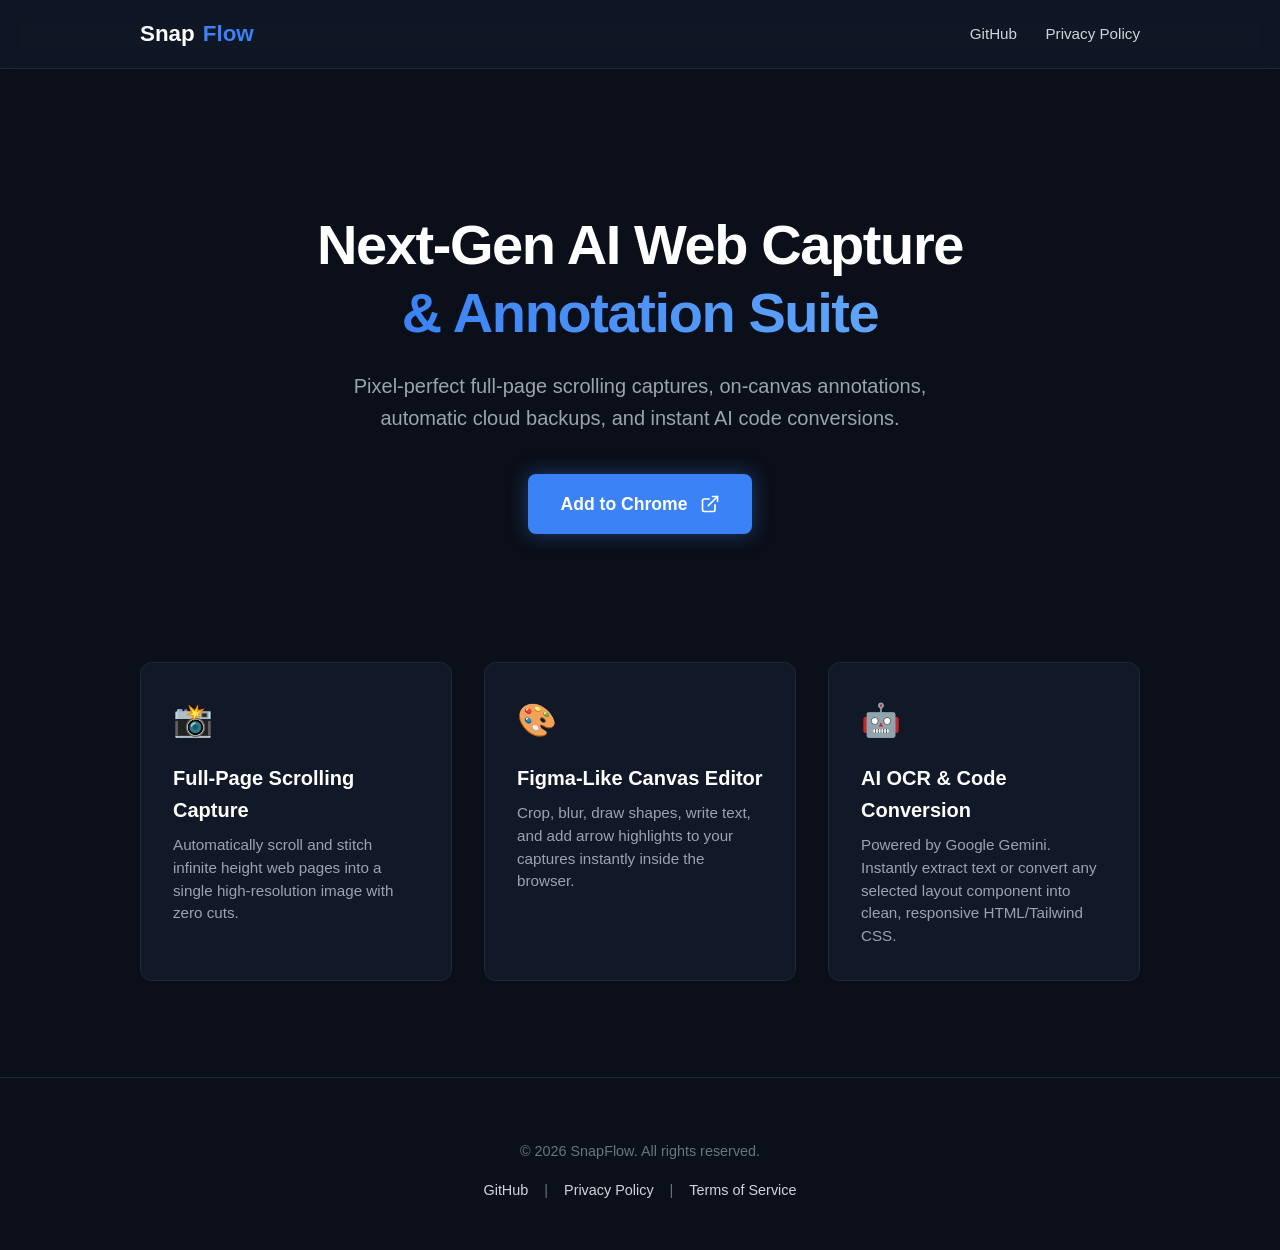
<file: index.html>
<!DOCTYPE html>
<html lang="en">
<head>
    <meta charset="UTF-8">
    <meta name="viewport" content="width=device-width, initial-scale=1.0">
    <title>SnapFlow - AI Web Capture & Developer Utility Suite</title>
    <style>
        :root {
            --bg-color: #0b0f19;
            --card-bg: #111827;
            --text-color: #d1d5db;
            --title-color: #ffffff;
            --accent-color: #3b82f6;
            --accent-hover: #2563eb;
            --border-color: #1f2937;
            --glowing-neon: #3b82f6;
        }

        body {
            font-family: -apple-system, BlinkMacSystemFont, "Segoe UI", Roboto, Helvetica, Arial, sans-serif;
            background-color: var(--bg-color);
            color: var(--text-color);
            margin: 0;
            padding: 0;
            line-height: 1.6;
        }

        /* Navbar */
        nav {
            border-bottom: 1px solid var(--border-color);
            background-color: rgba(17, 24, 39, 0.8);
            backdrop-filter: blur(10px);
            position: sticky;
            top: 0;
            z-index: 100;
        }

        .nav-container {
            max-width: 1000px;
            margin: 0 auto;
            padding: 1rem 2rem;
            display: flex;
            justify-content: space-between;
            align-items: center;
        }

        .logo {
            font-size: 1.4rem;
            font-weight: 800;
            color: var(--title-color);
            text-decoration: none;
            display: flex;
            align-items: center;
            gap: 0.5rem;
        }

        .logo span {
            color: var(--accent-color);
        }

        .nav-links a {
            color: var(--text-color);
            text-decoration: none;
            margin-left: 1.5rem;
            font-size: 0.95rem;
            transition: color 0.2s;
        }

        .nav-links a:hover {
            color: var(--accent-color);
        }

        /* Hero Section */
        .hero {
            max-width: 800px;
            margin: 0 auto;
            padding: 6rem 2rem 4rem 2rem;
            text-align: center;
        }

        .hero h1 {
            font-size: 3.5rem;
            font-weight: 800;
            color: var(--title-color);
            line-height: 1.2;
            margin-bottom: 1.5rem;
            letter-spacing: -0.025em;
        }

        .hero h1 span {
            background: linear-gradient(to right, #3b82f6, #60a5fa);
            -webkit-background-clip: text;
            -webkit-text-fill-color: transparent;
        }

        .hero p {
            font-size: 1.25rem;
            color: #9ca3af;
            margin-bottom: 2.5rem;
            max-width: 600px;
            margin-left: auto;
            margin-right: auto;
        }

        .cta-btn {
            background-color: var(--accent-color);
            color: white;
            padding: 1rem 2rem;
            border-radius: 8px;
            font-size: 1.1rem;
            font-weight: 700;
            text-decoration: none;
            box-shadow: 0 0 20px rgba(59, 130, 246, 0.4);
            transition: all 0.2s;
            display: inline-flex;
            align-items: center;
            gap: 0.75rem;
        }

        .cta-btn:hover {
            background-color: var(--accent-hover);
            transform: translateY(-2px);
            box-shadow: 0 0 30px rgba(59, 130, 246, 0.6);
        }

        /* Features Section */
        .features {
            max-width: 1000px;
            margin: 4rem auto;
            padding: 0 2rem;
            display: grid;
            grid-template-columns: repeat(auto-fit, minmax(280px, 1fr));
            gap: 2rem;
        }

        .feature-card {
            background-color: var(--card-bg);
            border: 1px solid var(--border-color);
            border-radius: 12px;
            padding: 2rem;
            transition: all 0.3s;
        }

        .feature-card:hover {
            border-color: var(--accent-color);
            transform: translateY(-4px);
        }

        .feature-icon {
            font-size: 2rem;
            margin-bottom: 1rem;
        }

        .feature-card h3 {
            color: var(--title-color);
            font-size: 1.25rem;
            margin: 0 0 0.5rem 0;
        }

        .feature-card p {
            margin: 0;
            color: #9ca3af;
            font-size: 0.95rem;
            line-height: 1.5;
        }

        /* Footer */
        footer {
            border-top: 1px solid var(--border-color);
            padding: 3rem 2rem;
            text-align: center;
            margin-top: 6rem;
            color: #6b7280;
            font-size: 0.9rem;
        }

        footer p {
            margin-bottom: 1rem;
        }

        footer a {
            color: var(--text-color);
            text-decoration: none;
            margin: 0 0.75rem;
        }

        footer a:hover {
            color: var(--accent-color);
        }
    </style>
</head>
<body>
    <nav>
        <div class="nav-container">
            <a href="#" class="logo">Snap<span>Flow</span></a>
            <div class="nav-links">
                <a href="https://github.com/Seed-il/snap-flow" target="_blank">GitHub</a>
                <a href="privacy.html">Privacy Policy</a>
            </div>
        </div>
    </nav>

    <section class="hero">
        <h1>Next-Gen AI Web Capture <br><span>& Annotation Suite</span></h1>
        <p>Pixel-perfect full-page scrolling captures, on-canvas annotations, automatic cloud backups, and instant AI code conversions.</p>
        <a href="https://chromewebstore.google.com/detail/snapflow/oohajffdkbdnmmmhjdcnbicpkcjdjiap" class="cta-btn" target="_blank">
            <span>Add to Chrome</span>
            <svg width="20" height="20" viewBox="0 0 24 24" fill="none" stroke="currentColor" stroke-width="2" stroke-linecap="round" stroke-linejoin="round">
                <path d="M18 13v6a2 2 0 0 1-2 2H5a2 2 0 0 1-2-2V8a2 2 0 0 1 2-2h6"></path>
                <polyline points="15 3 21 3 21 9"></polyline>
                <line x1="10" y1="14" x2="21" y2="3"></line>
            </svg>
        </a>
    </section>

    <section class="features">
        <div class="feature-card">
            <div class="feature-icon">📸</div>
            <h3>Full-Page Scrolling Capture</h3>
            <p>Automatically scroll and stitch infinite height web pages into a single high-resolution image with zero cuts.</p>
        </div>
        <div class="feature-card">
            <div class="feature-icon">🎨</div>
            <h3>Figma-Like Canvas Editor</h3>
            <p>Crop, blur, draw shapes, write text, and add arrow highlights to your captures instantly inside the browser.</p>
        </div>
        <div class="feature-card">
            <div class="feature-icon">🤖</div>
            <h3>AI OCR & Code Conversion</h3>
            <p>Powered by Google Gemini. Instantly extract text or convert any selected layout component into clean, responsive HTML/Tailwind CSS.</p>
        </div>
    </section>

    <footer>
        <p>&copy; 2026 SnapFlow. All rights reserved.</p>
        <div class="footer-links">
            <a href="https://github.com/Seed-il/snap-flow" target="_blank">GitHub</a> | 
            <a href="privacy.html">Privacy Policy</a> | 
            <a href="terms.html">Terms of Service</a>
        </div>
    </footer>
</body>
</html>
</file>
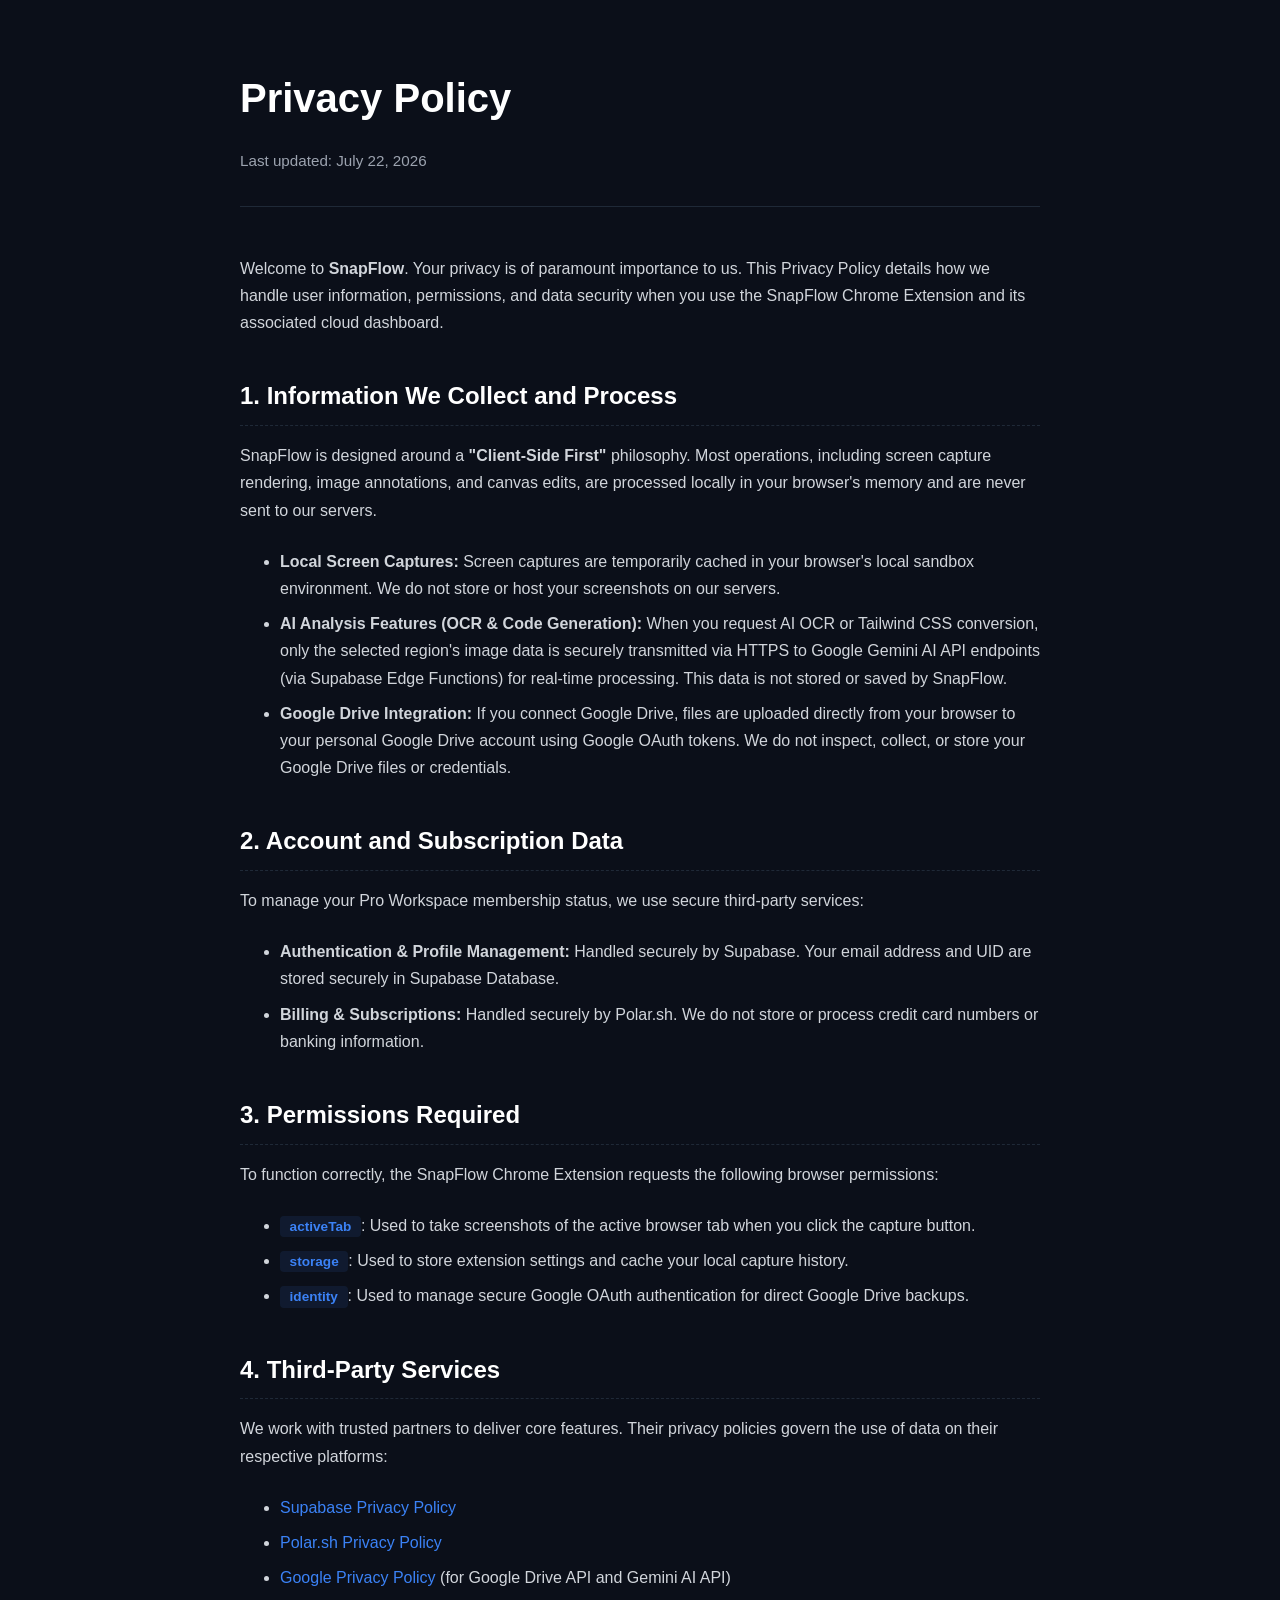
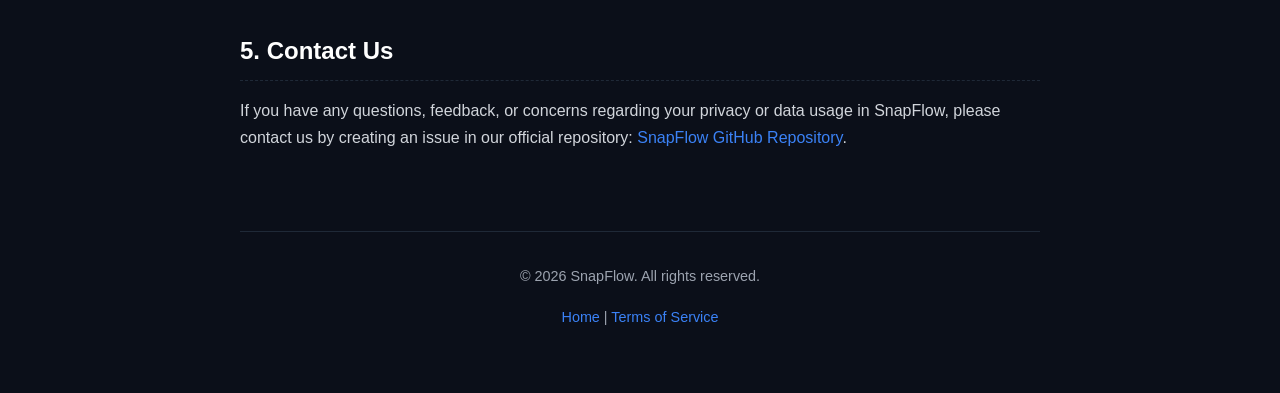
<file: privacy.html>
<!DOCTYPE html>
<html lang="en">
<head>
    <meta charset="UTF-8">
    <meta name="viewport" content="width=device-width, initial-scale=1.0">
    <title>Privacy Policy - SnapFlow</title>
    <style>
        :root {
            --bg-color: #0b0f19;
            --card-bg: #111827;
            --text-color: #d1d5db;
            --title-color: #ffffff;
            --accent-color: #3b82f6;
            --border-color: #1f2937;
            --muted-text: #9ca3af;
        }

        body {
            font-family: -apple-system, BlinkMacSystemFont, "Segoe UI", Roboto, Helvetica, Arial, sans-serif;
            background-color: var(--bg-color);
            color: var(--text-color);
            line-height: 1.7;
            margin: 0;
            padding: 0;
        }

        .container {
            max-width: 800px;
            margin: 0 auto;
            padding: 4rem 2rem;
        }

        header {
            margin-bottom: 3rem;
            border-bottom: 1px solid var(--border-color);
            padding-bottom: 2rem;
        }

        h1 {
            color: var(--title-color);
            font-size: 2.5rem;
            margin: 0 0 1rem 0;
            font-weight: 800;
        }

        .last-updated {
            color: var(--muted-text);
            font-size: 0.95rem;
        }

        h2 {
            color: var(--title-color);
            font-size: 1.5rem;
            margin-top: 2.5rem;
            margin-bottom: 1rem;
            border-bottom: 1px dashed var(--border-color);
            padding-bottom: 0.5rem;
        }

        p, ul {
            margin-bottom: 1.5rem;
        }

        li {
            margin-bottom: 0.5rem;
        }

        a {
            color: var(--accent-color);
            text-decoration: none;
            transition: color 0.2s;
        }

        a:hover {
            color: #60a5fa;
            text-decoration: underline;
        }

        .badge {
            background-color: rgba(59, 130, 246, 0.1);
            color: var(--accent-color);
            padding: 0.2rem 0.6rem;
            border-radius: 4px;
            font-size: 0.85rem;
            font-weight: 600;
        }

        footer {
            margin-top: 5rem;
            border-top: 1px solid var(--border-color);
            padding-top: 2rem;
            text-align: center;
            color: var(--muted-text);
            font-size: 0.9rem;
        }
    </style>
</head>
<body>
    <div class="container">
        <header>
            <h1>Privacy Policy</h1>
            <div class="last-updated">Last updated: July 22, 2026</div>
        </header>

        <main>
            <p>Welcome to <strong>SnapFlow</strong>. Your privacy is of paramount importance to us. This Privacy Policy details how we handle user information, permissions, and data security when you use the SnapFlow Chrome Extension and its associated cloud dashboard.</p>

            <h2>1. Information We Collect and Process</h2>
            <p>SnapFlow is designed around a <strong>"Client-Side First"</strong> philosophy. Most operations, including screen capture rendering, image annotations, and canvas edits, are processed locally in your browser's memory and are never sent to our servers.</p>
            <ul>
                <li><strong>Local Screen Captures:</strong> Screen captures are temporarily cached in your browser's local sandbox environment. We do not store or host your screenshots on our servers.</li>
                <li><strong>AI Analysis Features (OCR & Code Generation):</strong> When you request AI OCR or Tailwind CSS conversion, only the selected region's image data is securely transmitted via HTTPS to Google Gemini AI API endpoints (via Supabase Edge Functions) for real-time processing. This data is not stored or saved by SnapFlow.</li>
                <li><strong>Google Drive Integration:</strong> If you connect Google Drive, files are uploaded directly from your browser to your personal Google Drive account using Google OAuth tokens. We do not inspect, collect, or store your Google Drive files or credentials.</li>
            </ul>

            <h2>2. Account and Subscription Data</h2>
            <p>To manage your Pro Workspace membership status, we use secure third-party services:</p>
            <ul>
                <li><strong>Authentication & Profile Management:</strong> Handled securely by Supabase. Your email address and UID are stored securely in Supabase Database.</li>
                <li><strong>Billing & Subscriptions:</strong> Handled securely by Polar.sh. We do not store or process credit card numbers or banking information.</li>
            </ul>

            <h2>3. Permissions Required</h2>
            <p>To function correctly, the SnapFlow Chrome Extension requests the following browser permissions:</p>
            <ul>
                <li><span class="badge">activeTab</span>: Used to take screenshots of the active browser tab when you click the capture button.</li>
                <li><span class="badge">storage</span>: Used to store extension settings and cache your local capture history.</li>
                <li><span class="badge">identity</span>: Used to manage secure Google OAuth authentication for direct Google Drive backups.</li>
            </ul>

            <h2>4. Third-Party Services</h2>
            <p>We work with trusted partners to deliver core features. Their privacy policies govern the use of data on their respective platforms:</p>
            <ul>
                <li><a href="https://supabase.com/privacy" target="_blank" rel="noopener noreferrer">Supabase Privacy Policy</a></li>
                <li><a href="https://polar.sh/legal/privacy" target="_blank" rel="noopener noreferrer">Polar.sh Privacy Policy</a></li>
                <li><a href="https://policies.google.com/privacy" target="_blank" rel="noopener noreferrer">Google Privacy Policy</a> (for Google Drive API and Gemini AI API)</li>
            </ul>

            <h2>5. Contact Us</h2>
            <p>If you have any questions, feedback, or concerns regarding your privacy or data usage in SnapFlow, please contact us by creating an issue in our official repository: <a href="https://github.com/Seed-il/snap-flow" target="_blank" rel="noopener noreferrer">SnapFlow GitHub Repository</a>.</p>
        </main>

        <footer>
            &copy; 2026 SnapFlow. All rights reserved.
            <div style="margin-top: 1rem;">
                <a href="index.html">Home</a> | 
                <a href="terms.html">Terms of Service</a>
            </div>
        </footer>
    </div>
</body>
</html>
</file>
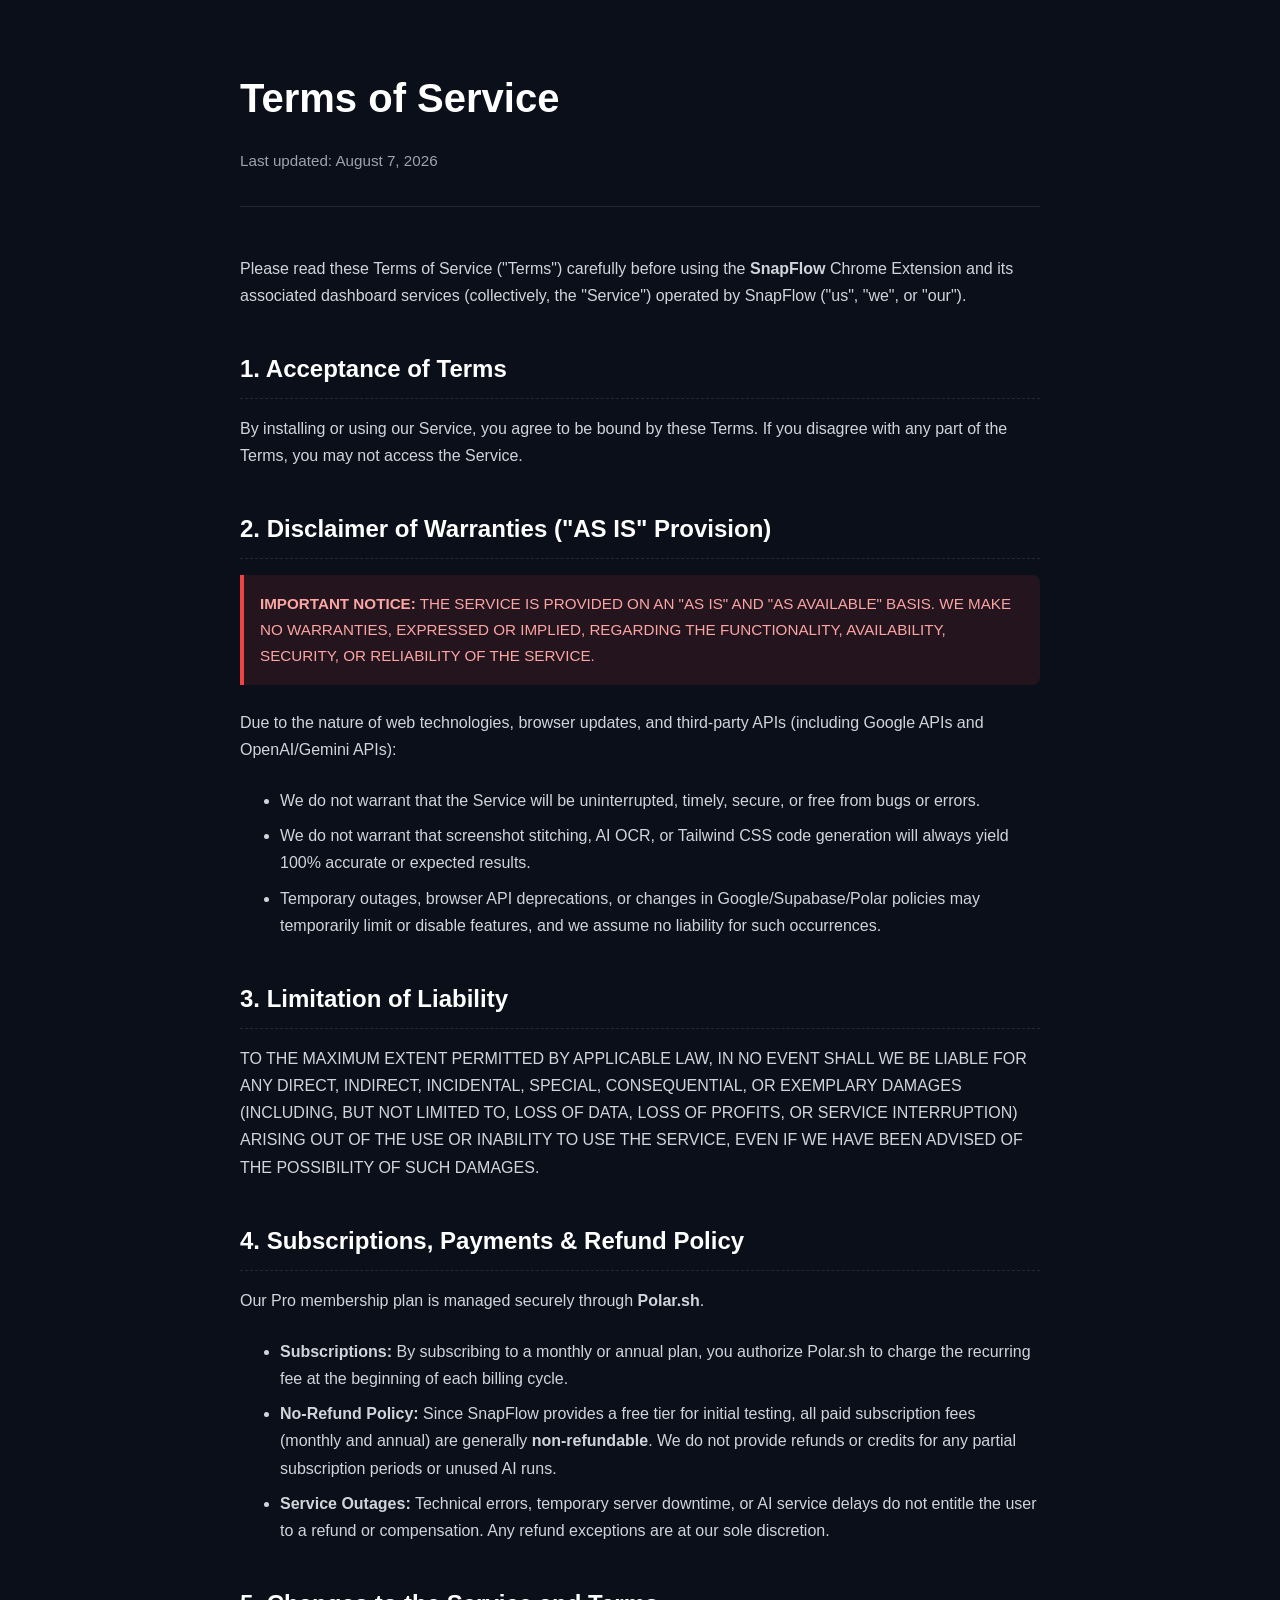
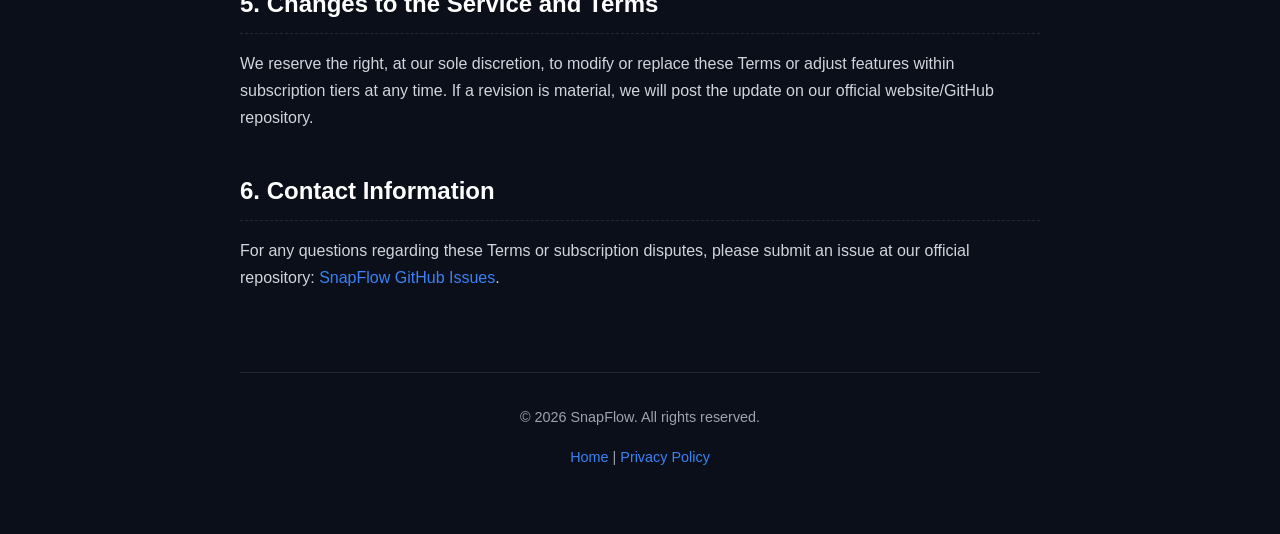
<file: terms.html>
<!DOCTYPE html>
<html lang="en">
<head>
    <meta charset="UTF-8">
    <meta name="viewport" content="width=device-width, initial-scale=1.0">
    <title>Terms of Service - SnapFlow</title>
    <style>
        :root {
            --bg-color: #0b0f19;
            --card-bg: #111827;
            --text-color: #d1d5db;
            --title-color: #ffffff;
            --accent-color: #3b82f6;
            --border-color: #1f2937;
            --muted-text: #9ca3af;
        }

        body {
            font-family: -apple-system, BlinkMacSystemFont, "Segoe UI", Roboto, Helvetica, Arial, sans-serif;
            background-color: var(--bg-color);
            color: var(--text-color);
            line-height: 1.7;
            margin: 0;
            padding: 0;
        }

        .container {
            max-width: 800px;
            margin: 0 auto;
            padding: 4rem 2rem;
        }

        header {
            margin-bottom: 3rem;
            border-bottom: 1px solid var(--border-color);
            padding-bottom: 2rem;
        }

        h1 {
            color: var(--title-color);
            font-size: 2.5rem;
            margin: 0 0 1rem 0;
            font-weight: 800;
        }

        .last-updated {
            color: var(--muted-text);
            font-size: 0.95rem;
        }

        h2 {
            color: var(--title-color);
            font-size: 1.5rem;
            margin-top: 2.5rem;
            margin-bottom: 1rem;
            border-bottom: 1px dashed var(--border-color);
            padding-bottom: 0.5rem;
        }

        p, ul {
            margin-bottom: 1.5rem;
        }

        li {
            margin-bottom: 0.5rem;
        }

        a {
            color: var(--accent-color);
            text-decoration: none;
            transition: color 0.2s;
        }

        a:hover {
            color: #60a5fa;
            text-decoration: underline;
        }

        .alert-box {
            background-color: rgba(239, 68, 68, 0.1);
            border-left: 4px solid #ef4444;
            color: #fca5a5;
            padding: 1rem;
            border-radius: 0 8px 8px 0;
            margin-bottom: 1.5rem;
            font-size: 0.95rem;
        }

        footer {
            margin-top: 5rem;
            border-top: 1px solid var(--border-color);
            padding-top: 2rem;
            text-align: center;
            color: var(--muted-text);
            font-size: 0.9rem;
        }
    </style>
</head>
<body>
    <div class="container">
        <header>
            <h1>Terms of Service</h1>
            <div class="last-updated">Last updated: August 7, 2026</div>
        </header>

        <main>
            <p>Please read these Terms of Service ("Terms") carefully before using the <strong>SnapFlow</strong> Chrome Extension and its associated dashboard services (collectively, the "Service") operated by SnapFlow ("us", "we", or "our").</p>

            <h2>1. Acceptance of Terms</h2>
            <p>By installing or using our Service, you agree to be bound by these Terms. If you disagree with any part of the Terms, you may not access the Service.</p>

            <h2>2. Disclaimer of Warranties ("AS IS" Provision)</h2>
            <div class="alert-box">
                <strong>IMPORTANT NOTICE:</strong> THE SERVICE IS PROVIDED ON AN "AS IS" AND "AS AVAILABLE" BASIS. WE MAKE NO WARRANTIES, EXPRESSED OR IMPLIED, REGARDING THE FUNCTIONALITY, AVAILABILITY, SECURITY, OR RELIABILITY OF THE SERVICE.
            </div>
            <p>Due to the nature of web technologies, browser updates, and third-party APIs (including Google APIs and OpenAI/Gemini APIs):</p>
            <ul>
                <li>We do not warrant that the Service will be uninterrupted, timely, secure, or free from bugs or errors.</li>
                <li>We do not warrant that screenshot stitching, AI OCR, or Tailwind CSS code generation will always yield 100% accurate or expected results.</li>
                <li>Temporary outages, browser API deprecations, or changes in Google/Supabase/Polar policies may temporarily limit or disable features, and we assume no liability for such occurrences.</li>
            </ul>

            <h2>3. Limitation of Liability</h2>
            <p>TO THE MAXIMUM EXTENT PERMITTED BY APPLICABLE LAW, IN NO EVENT SHALL WE BE LIABLE FOR ANY DIRECT, INDIRECT, INCIDENTAL, SPECIAL, CONSEQUENTIAL, OR EXEMPLARY DAMAGES (INCLUDING, BUT NOT LIMITED TO, LOSS OF DATA, LOSS OF PROFITS, OR SERVICE INTERRUPTION) ARISING OUT OF THE USE OR INABILITY TO USE THE SERVICE, EVEN IF WE HAVE BEEN ADVISED OF THE POSSIBILITY OF SUCH DAMAGES.</p>

            <h2>4. Subscriptions, Payments & Refund Policy</h2>
            <p>Our Pro membership plan is managed securely through <strong>Polar.sh</strong>.</p>
            <ul>
                <li><strong>Subscriptions:</strong> By subscribing to a monthly or annual plan, you authorize Polar.sh to charge the recurring fee at the beginning of each billing cycle.</li>
                <li><strong>No-Refund Policy:</strong> Since SnapFlow provides a free tier for initial testing, all paid subscription fees (monthly and annual) are generally <strong>non-refundable</strong>. We do not provide refunds or credits for any partial subscription periods or unused AI runs.</li>
                <li><strong>Service Outages:</strong> Technical errors, temporary server downtime, or AI service delays do not entitle the user to a refund or compensation. Any refund exceptions are at our sole discretion.</li>
            </ul>

            <h2>5. Changes to the Service and Terms</h2>
            <p>We reserve the right, at our sole discretion, to modify or replace these Terms or adjust features within subscription tiers at any time. If a revision is material, we will post the update on our official website/GitHub repository.</p>

            <h2>6. Contact Information</h2>
            <p>For any questions regarding these Terms or subscription disputes, please submit an issue at our official repository: <a href="https://github.com/Seed-il/snap-flow/issues" target="_blank" rel="noopener noreferrer">SnapFlow GitHub Issues</a>.</p>
        </main>

        <footer>
            &copy; 2026 SnapFlow. All rights reserved.
            <div style="margin-top: 1rem;">
                <a href="index.html">Home</a> | 
                <a href="privacy.html">Privacy Policy</a>
            </div>
        </footer>
    </div>
</body>
</html>
</file>
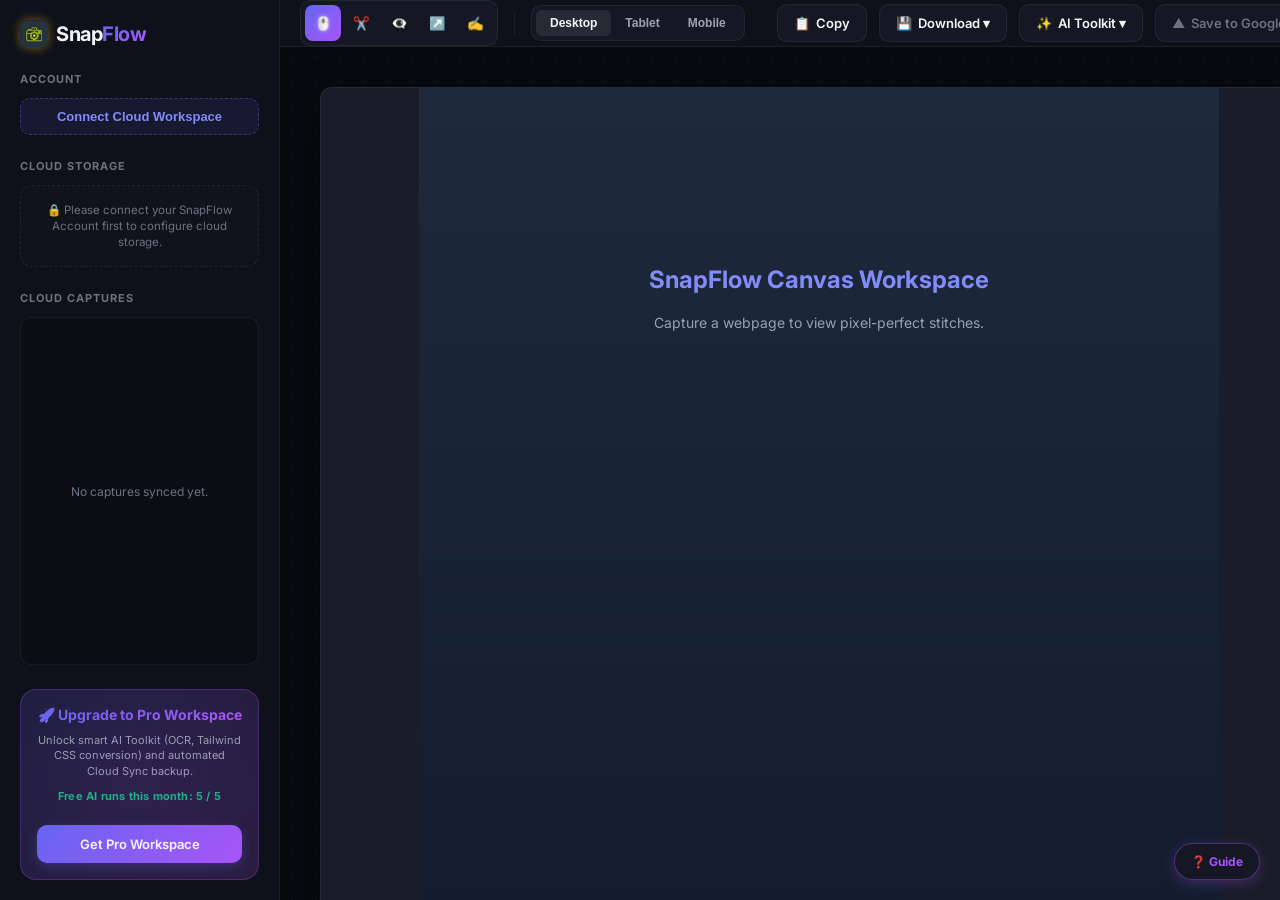
<file: extension/dashboard/dashboard.html>
<!DOCTYPE html>
<html lang="en">
<head>
  <meta charset="UTF-8">
  <meta name="viewport" content="width=device-width, initial-scale=1.0">
  <title>SnapFlow Editor & Workspace</title>
  <link href="https://fonts.googleapis.com/css2?family=Inter:wght@400;500;600;700&display=swap" rel="stylesheet">
  <link rel="stylesheet" href="dashboard.css">
</head>
<body>
  <div class="dashboard-layout">
    <!-- Sidebar -->
    <aside class="sidebar">
      <div class="sidebar-header">
        <img class="logo-img" src="../assets/icon48.png" alt="SnapFlow Logo" />
        <span class="logo-text">Snap<span class="logo-accent">Flow</span></span>
      </div>

      <!-- Account Card -->
      <div class="sidebar-section">
        <h3 class="section-title">Account</h3>
        <div id="account-card-container">
          <!-- Rendered dynamically by Antigravity -->
        </div>
      </div>

      <!-- Google Drive Connection -->
      <div class="sidebar-section">
        <h3 class="section-title">Cloud Storage</h3>
        <div id="gdrive-connection-container">
          <!-- Rendered dynamically by Antigravity -->
        </div>
      </div>

      <!-- Capture History / Cloud Sync -->
      <div class="sidebar-section flex-grow">
        <h3 class="section-title">Cloud Captures</h3>
        <div id="cloud-captures-list" class="captures-list">
          <div class="list-placeholder">No captures synced yet.</div>
        </div>
      </div>

      <!-- Upgrade banner -->
      <div id="pro-upgrade-banner" class="upgrade-banner">
        <!-- Rendered dynamically by Antigravity -->
      </div>
    </aside>

    <!-- Main Workspace -->
    <main class="workspace">
      <!-- Toolbar -->
      <header class="toolbar">
        <div class="tool-group">
          <button class="tool-btn active" data-tool="select" title="Select">
            <span class="icon">🖱️</span>
          </button>
          <button class="tool-btn" data-tool="crop" title="Crop Canvas">
            <span class="icon">✂️</span>
          </button>
          <button class="tool-btn" data-tool="blur" title="Blur Sensitive Info">
            <span class="icon">👁️‍🗨️</span>
          </button>
          <button class="tool-btn" data-tool="arrow" title="Add Arrow">
            <span class="icon">↗️</span>
          </button>
          <button class="tool-btn" data-tool="text" title="Annotate Text">
            <span class="icon">✍️</span>
          </button>
        </div>

        <div class="divider"></div>

        <div class="viewport-toggles">
          <button class="viewport-btn active" data-viewport="desktop">Desktop</button>
          <button class="viewport-btn" data-viewport="tablet">Tablet</button>
          <button class="viewport-btn" data-viewport="mobile">Mobile</button>
        </div>

        <div class="spacer"></div>

        <div class="action-group">
          <button id="btn-copy-clipboard" class="btn btn-secondary" title="Copy to Clipboard">
            <span>📋</span> Copy
          </button>
          <div class="dropdown">
            <button id="btn-download-toggle" class="btn btn-secondary" title="Download Options">
              <span>💾</span> Download ▾
            </button>
            <div id="download-dropdown-menu" class="dropdown-menu">
              <button id="btn-download-png" class="dropdown-item">PNG Image</button>
              <button id="btn-download-pdf" class="dropdown-item">PDF Document</button>
            </div>
          </div>

          <div class="dropdown">
            <button id="btn-ai-toggle" class="btn btn-secondary" title="AI Toolkit">
              <span>✨</span> AI Toolkit ▾
            </button>
            <div id="ai-dropdown-menu" class="dropdown-menu">
              <button id="btn-ai-ocr" class="dropdown-item">Extract Text (OCR)</button>
              <button id="btn-ai-tailwind" class="dropdown-item">Tailwind CSS Convert</button>
            </div>
          </div>
          <button id="btn-cloud-upload" class="btn btn-primary disabled" disabled>
            <span>▲</span> Save to Google Drive
          </button>
        </div>
      </header>

      <!-- Editing Area / Canvas container -->
      <section class="canvas-workspace">
        <div id="canvas-container" class="canvas-container desktop-view">
          <div class="loader" id="stitching-loader">Stitching capture frames...</div>
          <canvas id="stitching-canvas"></canvas>
        </div>
      </section>
    </main>
  </div>

  <!-- AI OCR Result Modal -->
  <div id="modal-ocr" class="modal-overlay">
    <div class="modal-card">
      <div class="modal-header">
        <h3>✨ AI Extract Text (OCR)</h3>
        <button id="btn-close-ocr" class="modal-close">&times;</button>
      </div>
      <div class="modal-body">
        <textarea id="ocr-result-text" readonly placeholder="Extracting text..."></textarea>
      </div>
      <div class="modal-footer">
        <button id="btn-copy-ocr" class="btn btn-primary">Copy Text</button>
      </div>
    </div>
  </div>

  <!-- AI Tailwind CSS Code Preview Modal -->
  <div id="modal-tailwind" class="modal-overlay modal-large">
    <div class="modal-card">
      <div class="modal-header">
        <h3>✨ AI Tailwind CSS Converter</h3>
        <button id="btn-close-tailwind" class="modal-close">&times;</button>
      </div>
      <div class="modal-tabs">
        <button id="tab-tailwind-preview" class="tab-btn active">Live Preview</button>
        <button id="tab-tailwind-code" class="tab-btn">Source Code</button>
      </div>
      <div class="modal-body">
        <div id="tailwind-preview-container" class="tab-content active">
          <iframe id="tailwind-preview-iframe" src="sandbox.html" sandbox="allow-scripts"></iframe>
        </div>
        <div id="tailwind-code-container" class="tab-content">
          <textarea id="tailwind-code-block" readonly placeholder="Generating code..."></textarea>
        </div>
      </div>
      <div class="modal-footer">
        <button id="btn-copy-tailwind" class="btn btn-primary">Copy Code</button>
      </div>
    </div>
  </div>

  <!-- Onboarding Tour Overlay -->
  <div id="tour-overlay-container"></div>
  <button id="btn-start-tour" class="floating-help-btn" title="Start Onboarding Tour">❓ Guide</button>

  <!-- Load Supabase UMD client globally -->
  <script src="../lib/supabase.js"></script>
  <script type="module" src="dashboard.js"></script>
</body>
</html>
</file>
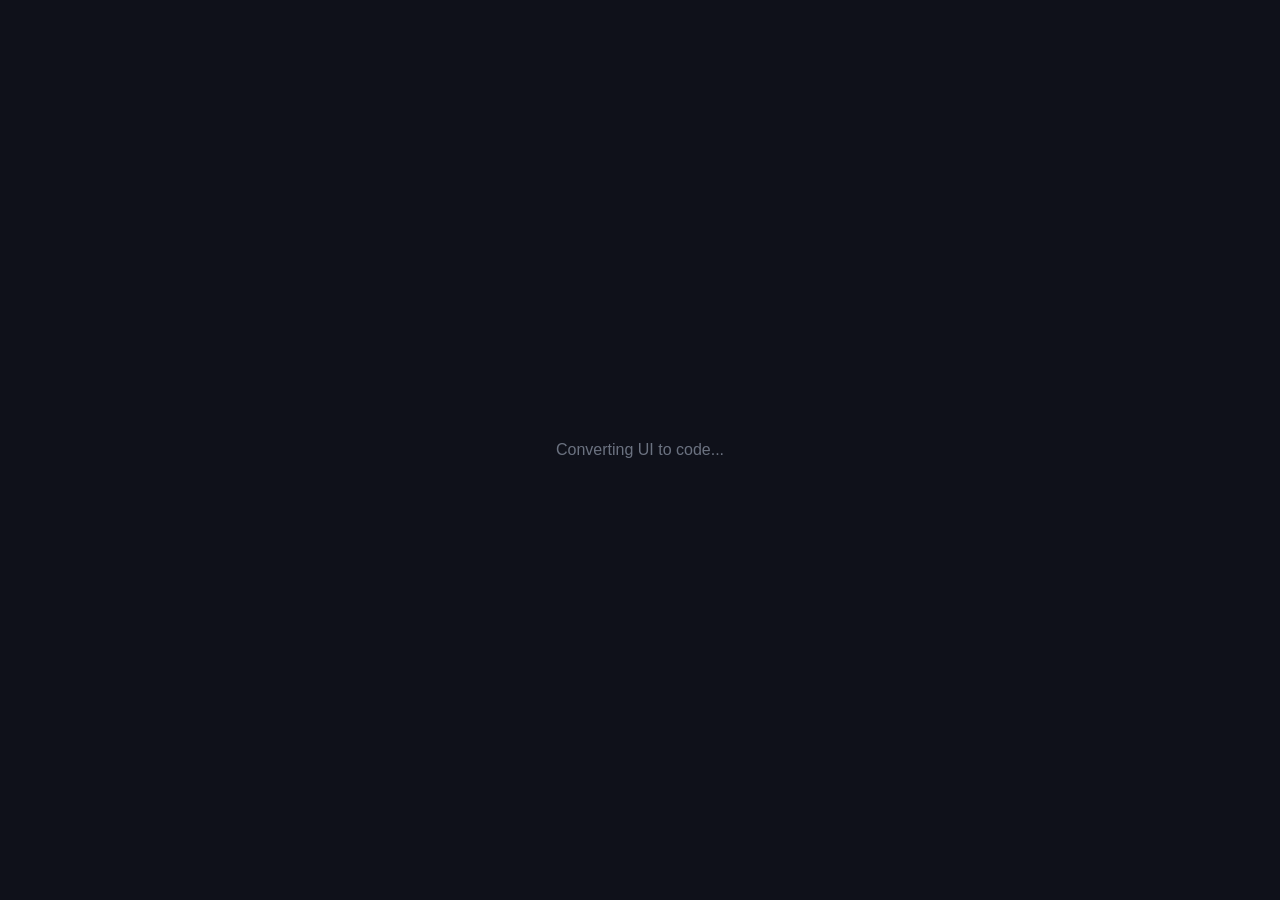
<file: extension/dashboard/sandbox.html>
<!DOCTYPE html>
<html>
<head>
  <meta charset="utf-8">
  <style>
    body {
      font-family: sans-serif;
      margin: 0;
      padding: 0;
      background-color: #0f111a;
      color: #6b7280;
    }
  </style>
</head>
<body>
  <div style="display: flex; align-items: center; justify-content: center; height: 100vh;">
    Converting UI to code...
  </div>
  <script>
    window.addEventListener('message', (event) => {
      if (event.data && event.data.type === 'render') {
        const html = event.data.html;
        document.open();
        document.write(html);
        document.close();
      }
    });
  </script>
</body>
</html>
</file>
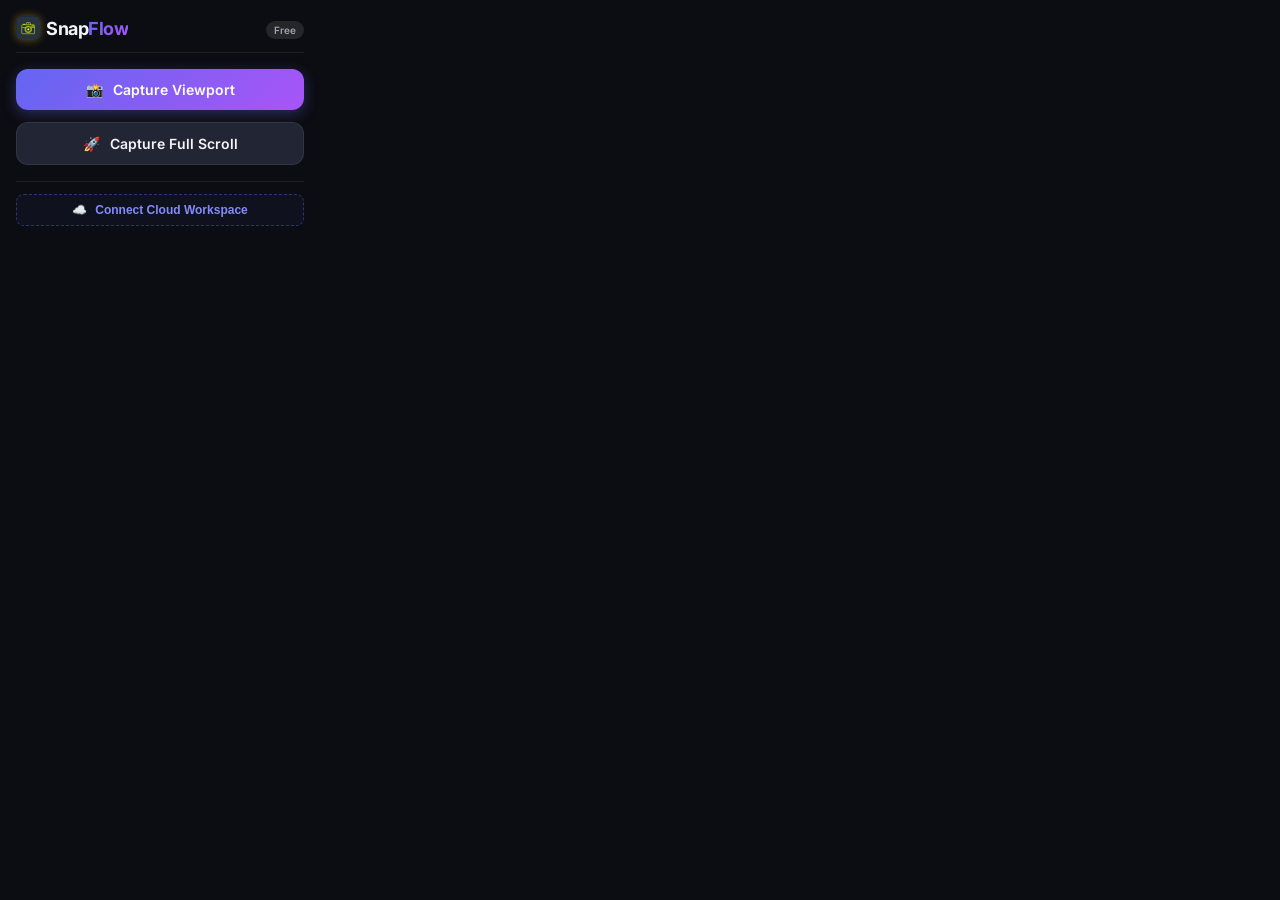
<file: extension/popup/popup.html>
<!DOCTYPE html>
<html lang="en">
<head>
  <meta charset="UTF-8">
  <meta name="viewport" content="width=device-width, initial-scale=1.0">
  <title>SnapFlow Popup</title>
  <link href="https://fonts.googleapis.com/css2?family=Inter:wght@400;500;600;700&display=swap" rel="stylesheet">
  <link rel="stylesheet" href="popup.css">
</head>
<body>
  <div class="popup-container">
    <!-- Header -->
    <header class="header">
      <div class="logo-area">
        <img class="logo-img" src="../assets/icon48.png" alt="SnapFlow Logo" />
        <span class="logo-text">Snap<span class="logo-accent">Flow</span></span>
      </div>
      <div id="premium-badge-container">
        <!-- Rendered dynamically by Antigravity -->
      </div>
    </header>

    <!-- Main Capture Panel -->
    <main class="main-panel">
      <button id="btn-capture-viewport" class="btn btn-primary">
        <span class="icon">📸</span>
        <span class="btn-text">Capture Viewport</span>
      </button>

      <button id="btn-capture-fullpage" class="btn btn-secondary">
        <span class="icon">🚀</span>
        <span class="btn-text">Capture Full Scroll</span>
      </button>
    </main>

    <!-- User & Sync Section -->
    <footer class="footer">
      <div id="user-profile-section">
        <!-- Rendered dynamically by Antigravity -->
      </div>
    </footer>
  </div>

  <!-- Custom Modal Alert inside Popup -->
  <div id="popup-alert-modal" class="popup-alert-overlay">
    <div class="popup-alert-card">
      <div class="popup-alert-header">
        <span class="popup-alert-icon">⚠️</span>
        <span id="popup-alert-title" class="popup-alert-title">System Restricted</span>
      </div>
      <div id="popup-alert-body" class="popup-alert-body">
        Chrome restricts capturing full page on system pages.
      </div>
      <button id="btn-popup-alert-ok" class="btn btn-primary btn-sm">OK</button>
    </div>
  </div>

  <!-- Load Supabase UMD client globally -->
  <script src="../lib/supabase.js"></script>
  <script type="module" src="popup.js"></script>
</body>
</html>
</file>
<file: extension/dashboard/dashboard.css>
/* SnapFlow Editor Dashboard Stylesheet (extension/dashboard/dashboard.css) */

:root {
  --bg-darker: #090a0f;
  --bg-dark: #0f111a;
  --panel-bg: #151824;
  --panel-border: rgba(255, 255, 255, 0.06);
  --text-primary: #f3f4f6;
  --text-secondary: #9ca3af;
  --text-muted: #6b7280;
  
  --primary-gradient: linear-gradient(135deg, #6366f1 0%, #a855f7 100%);
  --accent-color: #6366f1;
  --accent-glow: rgba(99, 102, 241, 0.15);
  
  --gold-gradient: linear-gradient(135deg, #f59e0b 0%, #fbbf24 100%);
  
  --danger-color: #ef4444;
  --success-color: #10b981;
}

* {
  box-sizing: border-box;
  margin: 0;
  padding: 0;
}

body {
  font-family: 'Inter', sans-serif;
  background-color: var(--bg-darker);
  color: var(--text-primary);
  height: 100vh;
  overflow-x: auto;
  overflow-y: hidden;
}

/* Custom scrollbar for body */
body::-webkit-scrollbar {
  height: 8px;
}

body::-webkit-scrollbar-track {
  background: var(--bg-darker);
}

body::-webkit-scrollbar-thumb {
  background: var(--panel-border);
  border-radius: 9999px;
}

body::-webkit-scrollbar-thumb:hover {
  background: var(--text-muted);
}

.dashboard-layout {
  display: flex;
  width: 100%;
  min-width: 1350px;
  height: 100vh;
}

/* ----------------------------------------------------
   Sidebar Elements
   ---------------------------------------------------- */
.sidebar {
  width: 280px;
  background-color: var(--bg-dark);
  border-right: 1px solid var(--panel-border);
  display: flex;
  flex-direction: column;
  padding: 20px;
  gap: 24px;
  flex-shrink: 0;
}

.sidebar-header {
  display: flex;
  align-items: center;
  gap: 8px;
}

.logo-img {
  width: 28px;
  height: 28px;
  border-radius: 8px;
  box-shadow: 0 0 10px rgba(251, 191, 36, 0.45);
}

.logo-text {
  font-size: 20px;
  font-weight: 700;
  letter-spacing: -0.5px;
}

.logo-accent {
  background: var(--primary-gradient);
  -webkit-background-clip: text;
  -webkit-text-fill-color: transparent;
}

.sidebar-section {
  display: flex;
  flex-direction: column;
  gap: 12px;
  min-height: 0;
}

.flex-grow {
  flex: 1 1 0%;
  min-height: 0;
}

.section-title {
  font-size: 11px;
  font-weight: 700;
  text-transform: uppercase;
  letter-spacing: 1px;
  color: var(--text-muted);
}

/* User Info Card */
.account-card {
  background: var(--panel-bg);
  border: 1px solid var(--panel-border);
  border-radius: 14px;
  padding: 16px;
  display: flex;
  flex-direction: column;
  gap: 12px;
}

.account-details {
  display: flex;
  flex-direction: column;
  gap: 4px;
}

.account-email {
  font-size: 13px;
  font-weight: 600;
  overflow: hidden;
  text-overflow: ellipsis;
  white-space: nowrap;
}

.account-badge {
  align-self: flex-start;
  font-size: 9px;
  font-weight: 700;
  text-transform: uppercase;
  letter-spacing: 0.5px;
  padding: 2px 8px;
  border-radius: 9999px;
}

.badge-pro {
  background: var(--gold-gradient);
  color: #000;
  box-shadow: 0 0 10px rgba(245, 158, 11, 0.25);
}

.badge-std {
  background: rgba(255, 255, 255, 0.08);
  color: var(--text-secondary);
}

.btn-signout {
  background: none;
  border: none;
  color: var(--text-muted);
  font-size: 12px;
  cursor: pointer;
  text-align: left;
  text-decoration: underline;
}

.btn-signout:hover {
  color: var(--danger-color);
}

.btn-signin {
  width: 100%;
  padding: 10px;
  border-radius: 10px;
  background: rgba(99, 102, 241, 0.1);
  color: #818cf8;
  border: 1px dashed rgba(99, 102, 241, 0.4);
  font-weight: 600;
  font-size: 13px;
  cursor: pointer;
  transition: all 0.2s;
}

.btn-signin:hover {
  background: rgba(99, 102, 241, 0.15);
  border-color: #818cf8;
}

.captures-list {
  background-color: rgba(0, 0, 0, 0.2);
  border: 1px solid var(--panel-border);
  border-radius: 12px;
  padding: 12px;
  min-height: 120px;
  display: flex;
  flex-direction: column;
  gap: 8px;
  align-items: stretch;
  overflow-y: auto;
  flex: 1 1 0%;
}

/* Custom scrollbar for captures list */
.captures-list::-webkit-scrollbar {
  width: 6px;
}

.captures-list::-webkit-scrollbar-track {
  background: transparent;
}

.captures-list::-webkit-scrollbar-thumb {
  background: var(--panel-border);
  border-radius: 9999px;
}

.captures-list::-webkit-scrollbar-thumb:hover {
  background: var(--text-muted);
}

.list-placeholder {
  font-size: 12px;
  color: var(--text-muted);
  text-align: center;
  margin: auto;
}

.capture-item {
  display: flex;
  align-items: center;
  gap: 10px;
  padding: 8px 10px;
  border-radius: 8px;
  background-color: var(--panel-bg);
  border: 1px solid var(--panel-border);
  width: 100%;
  font-size: 12px;
  cursor: pointer;
  transition: all 0.2s;
}

.capture-item:hover {
  border-color: var(--accent-color);
  background-color: rgba(99, 102, 241, 0.05);
}

.btn-delete-capture {
  background: none;
  border: none;
  color: var(--text-muted);
  cursor: pointer;
  font-size: 11px;
  padding: 4px;
  display: flex;
  align-items: center;
  border-radius: 4px;
  transition: all 0.2s;
}

.btn-delete-capture:hover {
  color: #ef4444 !important;
  background-color: rgba(239, 68, 68, 0.1) !important;
}

/* Upgrade Card */
.upgrade-banner {
  background: linear-gradient(135deg, rgba(99, 102, 241, 0.15) 0%, rgba(168, 85, 247, 0.15) 100%);
  border: 1px solid rgba(168, 85, 247, 0.3);
  border-radius: 16px;
  padding: 16px;
  display: flex;
  flex-direction: column;
  gap: 10px;
  text-align: center;
  position: relative;
  overflow: hidden;
}

.upgrade-banner::before {
  content: '';
  position: absolute;
  top: -50%;
  left: -50%;
  width: 200%;
  height: 200%;
  background: radial-gradient(circle, rgba(168, 85, 247, 0.1) 0%, transparent 70%);
  pointer-events: none;
}

.upgrade-title {
  font-size: 14px;
  font-weight: 700;
  background: var(--primary-gradient);
  -webkit-background-clip: text;
  -webkit-text-fill-color: transparent;
}

.upgrade-text {
  font-size: 11px;
  color: var(--text-secondary);
  line-height: 1.4;
}

.btn-upgrade {
  background: var(--gold-gradient);
  color: #000;
  border: none;
  border-radius: 10px;
  padding: 8px 12px;
  font-size: 12px;
  font-weight: 700;
  cursor: pointer;
  box-shadow: 0 4px 12px rgba(245, 158, 11, 0.2);
  transition: all 0.2s;
}

.btn-upgrade:hover {
  transform: translateY(-1px);
  box-shadow: 0 6px 16px rgba(245, 158, 11, 0.35);
}

/* ----------------------------------------------------
   Workspace Layout
   ---------------------------------------------------- */
.workspace {
  flex-grow: 1;
  display: flex;
  flex-direction: column;
  background-color: var(--bg-darker);
}

/* Toolbar */
.toolbar {
  height: 64px;
  background-color: var(--bg-dark);
  border-bottom: 1px solid var(--panel-border);
  display: flex;
  align-items: center;
  padding: 0 20px;
  gap: 16px;
}

.tool-group {
  display: flex;
  align-items: center;
  background-color: var(--panel-bg);
  border: 1px solid var(--panel-border);
  border-radius: 10px;
  padding: 4px;
  gap: 2px;
}

.tool-btn {
  background: none;
  border: none;
  width: 36px;
  height: 36px;
  display: flex;
  align-items: center;
  justify-content: center;
  border-radius: 8px;
  cursor: pointer;
  transition: all 0.2s;
}

.tool-btn:hover {
  background-color: rgba(255, 255, 255, 0.05);
}

.tool-btn.active {
  background: var(--primary-gradient);
}

.tool-btn.active .icon {
  filter: drop-shadow(0 0 2px rgba(255, 255, 255, 0.6));
}

.divider {
  width: 1px;
  height: 24px;
  background-color: var(--panel-border);
}

.viewport-toggles {
  display: flex;
  background-color: var(--panel-bg);
  border: 1px solid var(--panel-border);
  border-radius: 10px;
  padding: 4px;
}

.viewport-btn {
  background: none;
  border: none;
  padding: 6px 14px;
  border-radius: 6px;
  color: var(--text-secondary);
  font-size: 12px;
  font-weight: 600;
  cursor: pointer;
  transition: all 0.2s;
}

.viewport-btn.active {
  background-color: rgba(255, 255, 255, 0.08);
  color: var(--text-primary);
}

.spacer {
  flex-grow: 1;
}

.action-group {
  display: flex;
  gap: 12px;
}

.btn {
  height: 38px;
  padding: 0 16px;
  display: inline-flex;
  align-items: center;
  justify-content: center;
  gap: 6px;
  border-radius: 10px;
  font-family: inherit;
  font-size: 13px;
  font-weight: 600;
  cursor: pointer;
  border: none;
  transition: all 0.2s;
  white-space: nowrap;
  box-sizing: border-box;
}

.btn-primary {
  background: var(--primary-gradient);
  color: white;
  box-shadow: 0 4px 12px rgba(99, 102, 241, 0.25);
}

.btn-primary:hover:not(:disabled) {
  transform: translateY(-1px);
  box-shadow: 0 6px 18px rgba(99, 102, 241, 0.4);
}

.btn-primary.disabled,
.btn-primary:disabled {
  background: var(--panel-bg);
  border: 1px solid var(--panel-border);
  color: var(--text-muted);
  box-shadow: none;
  cursor: not-allowed;
}

.btn-secondary {
  background-color: var(--panel-bg);
  border: 1px solid var(--panel-border);
  color: var(--text-primary);
}

.btn-secondary:hover {
  background-color: rgba(255, 255, 255, 0.04);
  border-color: rgba(255, 255, 255, 0.15);
}

/* Canvas Workspace */
.canvas-workspace {
  flex-grow: 1;
  overflow: auto;
  padding: 40px;
  display: flex;
  justify-content: center;
  align-items: flex-start;
  background-image: radial-gradient(rgba(255, 255, 255, 0.03) 1.5px, transparent 1.5px);
  background-size: 24px 24px;
}

.canvas-container {
  background-color: #1a1c29;
  border: 1px solid var(--panel-border);
  border-radius: 12px;
  box-shadow: 0 12px 40px rgba(0, 0, 0, 0.4);
  transition: max-width 0.3s ease;
  min-height: 400px;
  display: flex;
  flex-direction: column;
  justify-content: center;
  align-items: center;
  overflow: hidden;
  position: relative;
}

.desktop-view {
  width: 100%;
  max-width: 1280px;
}

.tablet-view {
  width: 768px;
}

.mobile-view {
  width: 375px;
}

#stitching-canvas {
  max-width: 100%;
  height: auto;
  display: block;
}

.loader {
  font-size: 14px;
  color: var(--text-secondary);
  display: flex;
  flex-direction: column;
  align-items: center;
  gap: 12px;
}

.loader::before {
  content: '';
  width: 24px;
  height: 24px;
  border: 3px solid var(--panel-border);
  border-top-color: var(--accent-color);
  border-radius: 50%;
  animation: spin 1s infinite linear;
}

@keyframes spin {
  to { transform: rotate(360deg); }
}

/* ----------------------------------------------------
   Dropdown Menu
   ---------------------------------------------------- */
.dropdown {
  position: relative;
  display: inline-block;
}

.dropdown-menu {
  display: none;
  position: absolute;
  right: 0;
  top: calc(100% + 6px);
  background-color: var(--panel-bg);
  border: 1px solid var(--panel-border);
  border-radius: 10px;
  min-width: 140px;
  box-shadow: 0 8px 24px rgba(0, 0, 0, 0.4);
  z-index: 1001;
  padding: 6px;
  flex-direction: column;
  gap: 4px;
}

.dropdown-menu.show {
  display: flex;
}

.dropdown-item {
  background: none;
  border: none;
  color: var(--text-primary);
  padding: 8px 12px;
  text-align: left;
  font-family: inherit;
  font-size: 13px;
  font-weight: 500;
  border-radius: 6px;
  cursor: pointer;
  width: 100%;
  transition: background-color 0.2s;
}

.dropdown-item:hover {
  background-color: rgba(255, 255, 255, 0.05);
  color: var(--accent-color);
}

/* ----------------------------------------------------
   Onboarding Tour Guide Styles
   ---------------------------------------------------- */

/* Floating Help Button */
.floating-help-btn {
  position: fixed;
  bottom: 20px;
  right: 20px;
  background-color: var(--panel-bg);
  border: 1px solid rgba(168, 85, 247, 0.4);
  color: #a855f7;
  padding: 10px 16px;
  border-radius: 9999px;
  font-family: inherit;
  font-size: 12px;
  font-weight: 700;
  cursor: pointer;
  z-index: 1500;
  box-shadow: 0 4px 14px rgba(168, 85, 247, 0.25);
  transition: all 0.25s ease;
  display: flex;
  align-items: center;
  gap: 6px;
}

.floating-help-btn:hover {
  transform: translateY(-2px);
  border-color: #a855f7;
  box-shadow: 0 6px 20px rgba(168, 85, 247, 0.45);
}

/* Dimming Backdrop Overlay */
.tour-overlay {
  position: fixed;
  top: 0;
  left: 0;
  right: 0;
  bottom: 0;
  background-color: rgba(0, 0, 0, 0.55);
  z-index: 2000;
  pointer-events: auto;
}

/* Speech Bubble (Callout) */
.tour-bubble {
  position: absolute;
  background-color: var(--panel-bg);
  border: 1.5px solid var(--accent-color);
  border-radius: 14px;
  padding: 16px;
  width: 280px;
  box-shadow: 0 12px 40px rgba(0, 0, 0, 0.7);
  z-index: 2001;
  display: flex;
  flex-direction: column;
  gap: 10px;
  color: var(--text-primary);
  pointer-events: auto;
  transition: transform 0.2s ease, opacity 0.2s ease;
}

.tour-bubble-title {
  font-size: 13px;
  font-weight: 700;
  color: #818cf8;
  text-transform: uppercase;
  letter-spacing: 0.5px;
}

.tour-bubble-text {
  font-size: 12px;
  line-height: 1.5;
  color: var(--text-secondary);
}

.tour-bubble-actions {
  display: flex;
  justify-content: space-between;
  align-items: center;
  margin-top: 6px;
}

.tour-btn-skip {
  background: none;
  border: none;
  color: var(--text-muted);
  font-size: 11px;
  cursor: pointer;
  text-decoration: underline;
  padding: 0;
}

.tour-btn-skip:hover {
  color: var(--text-secondary);
}

.tour-btn-next {
  background: var(--primary-gradient);
  color: white;
  border: none;
  border-radius: 6px;
  padding: 5px 12px;
  font-size: 11px;
  font-weight: 600;
  cursor: pointer;
  box-shadow: 0 2px 8px rgba(99, 102, 241, 0.3);
}

.tour-btn-next:hover {
  box-shadow: 0 4px 12px rgba(99, 102, 241, 0.5);
}

/* Bubble Pointer Arrows */
.tour-bubble::after {
  content: "";
  position: absolute;
  border-width: 8px;
  border-style: solid;
}

/* Arrow Top (Points UP, positioned at the top center of bubble) */
.tour-bubble.arrow-top::after {
  bottom: 100%;
  left: 50%;
  transform: translateX(-50%);
  border-color: transparent transparent var(--accent-color) transparent;
}

/* Arrow Bottom (Points DOWN, positioned at the bottom center of bubble) */
.tour-bubble.arrow-bottom::after {
  top: 100%;
  left: 50%;
  transform: translateX(-50%);
  border-color: var(--accent-color) transparent transparent transparent;
}

/* Arrow Left (Points LEFT, positioned at the left center of bubble) */
.tour-bubble.arrow-left::after {
  right: 100%;
  top: 50%;
  transform: translateY(-50%);
  border-color: transparent var(--accent-color) transparent transparent;
}

/* Arrow Right (Points RIGHT, positioned at the right center of bubble) */
.tour-bubble.arrow-right::after {
  left: 100%;
  top: 50%;
  transform: translateY(-50%);
  border-color: transparent transparent transparent var(--accent-color);
}

/* AI Tool overlays and Modals */
.modal-overlay {
  position: fixed;
  top: 0;
  left: 0;
  width: 100vw;
  height: 100vh;
  background-color: rgba(0, 0, 0, 0.65);
  backdrop-filter: blur(8px);
  display: flex;
  align-items: center;
  justify-content: center;
  z-index: 2000;
  opacity: 0;
  pointer-events: none;
  transition: opacity 0.25s ease;
}

.modal-overlay.active {
  opacity: 1;
  pointer-events: auto;
}

.modal-card {
  width: 90%;
  max-width: 550px;
  background: var(--bg-dark);
  border: 1px solid var(--panel-border);
  border-radius: 16px;
  box-shadow: 0 20px 40px rgba(0, 0, 0, 0.5), 0 0 20px rgba(99, 102, 241, 0.1);
  display: flex;
  flex-direction: column;
  overflow: hidden;
  animation: modalScaleUp 0.3s cubic-bezier(0.34, 1.56, 0.64, 1);
}

.modal-large .modal-card {
  max-width: 850px;
  height: 80vh;
}

@keyframes modalScaleUp {
  from {
    transform: scale(0.9) translateY(10px);
  }
  to {
    transform: scale(1) translateY(0);
  }
}

.modal-header {
  padding: 16px 20px;
  border-bottom: 1px solid var(--panel-border);
  display: flex;
  align-items: center;
  justify-content: space-between;
}

.modal-header h3 {
  margin: 0;
  font-size: 16px;
  font-weight: 700;
  color: var(--text-primary);
  background: linear-gradient(135deg, #a78bfa, #818cf8);
  -webkit-background-clip: text;
  -webkit-text-fill-color: transparent;
}

.modal-close {
  background: none;
  border: none;
  color: var(--text-muted);
  font-size: 24px;
  cursor: pointer;
  padding: 0;
  line-height: 1;
  transition: color 0.2s;
}

.modal-close:hover {
  color: var(--text-primary);
}

.modal-body {
  padding: 20px;
  flex-grow: 1;
  display: flex;
  flex-direction: column;
  overflow-y: auto;
}

.modal-body textarea {
  width: 100%;
  height: 250px;
  background-color: rgba(0, 0, 0, 0.2);
  border: 1px solid var(--panel-border);
  border-radius: 10px;
  padding: 14px;
  color: var(--text-secondary);
  font-family: 'Fira Code', monospace;
  font-size: 13px;
  line-height: 1.5;
  resize: none;
  outline: none;
  box-sizing: border-box;
}

.modal-large .modal-body textarea {
  height: 100%;
  flex-grow: 1;
}

.modal-body textarea:focus {
  border-color: #818cf8;
}

.modal-tabs {
  display: flex;
  background-color: var(--bg-dark);
  border-bottom: 1px solid var(--panel-border);
  padding: 0 20px;
  gap: 16px;
}

.tab-btn {
  background: none;
  border: none;
  border-bottom: 2px solid transparent;
  padding: 12px 4px;
  color: var(--text-secondary);
  font-weight: 600;
  font-size: 13px;
  cursor: pointer;
  transition: all 0.2s;
}

.tab-btn:hover {
  color: var(--text-primary);
}

.tab-btn.active {
  color: #818cf8;
  border-bottom-color: #818cf8;
}

.tab-content {
  display: none;
  flex-grow: 1;
  height: 100%;
}

.tab-content.active {
  display: flex;
  flex-direction: column;
}

#tailwind-preview-iframe {
  width: 100%;
  height: 100%;
  border: 1px solid var(--panel-border);
  border-radius: 10px;
  background-color: white;
  box-sizing: border-box;
}

.modal-footer {
  padding: 14px 20px;
  border-top: 1px solid var(--panel-border);
  display: flex;
  justify-content: flex-end;
}
</file>
<file: extension/popup/popup.css>
/* SnapFlow Popup Stylesheet (extension/popup/popup.css) */

:root {
  --bg-color: #0c0d12;
  --panel-bg: #161822;
  --text-color: #f3f4f6;
  --text-muted: #9ca3af;
  --primary-gradient: linear-gradient(135deg, #6366f1 0%, #a855f7 100%);
  --secondary-bg: #222533;
  --secondary-hover: #2d3142;
  --border-color: rgba(255, 255, 255, 0.08);
  --gold-gradient: linear-gradient(135deg, #fbbf24 0%, #f59e0b 100%);
}

* {
  box-sizing: border-box;
  margin: 0;
  padding: 0;
}

body {
  font-family: 'Inter', sans-serif;
  background-color: var(--bg-color);
  color: var(--text-color);
  width: 320px;
  overflow: hidden;
}

.popup-container {
  padding: 16px;
  display: flex;
  flex-direction: column;
  gap: 16px;
}

/* Header */
.header {
  display: flex;
  justify-content: space-between;
  align-items: center;
  padding-bottom: 12px;
  border-bottom: 1px solid var(--border-color);
}

.logo-area {
  display: flex;
  align-items: center;
  gap: 6px;
}

.logo-img {
  width: 24px;
  height: 24px;
  border-radius: 6px;
  box-shadow: 0 0 8px rgba(251, 191, 36, 0.4);
}

.logo-text {
  font-size: 18px;
  font-weight: 700;
  letter-spacing: -0.5px;
}

.logo-accent {
  background: var(--primary-gradient);
  -webkit-background-clip: text;
  -webkit-text-fill-color: transparent;
}

.badge-premium {
  background: var(--gold-gradient);
  color: #000;
  font-weight: 700;
  font-size: 10px;
  padding: 3px 8px;
  border-radius: 9999px;
  letter-spacing: 0.5px;
  text-transform: uppercase;
  box-shadow: 0 0 10px rgba(251, 191, 36, 0.3);
}

.badge-free {
  background: rgba(255, 255, 255, 0.1);
  color: var(--text-muted);
  font-weight: 600;
  font-size: 10px;
  padding: 3px 8px;
  border-radius: 9999px;
}

/* Capture Panel */
.main-panel {
  display: flex;
  flex-direction: column;
  gap: 12px;
}

.btn {
  display: flex;
  align-items: center;
  justify-content: center;
  gap: 10px;
  padding: 12px;
  border-radius: 12px;
  font-family: inherit;
  font-size: 14px;
  font-weight: 600;
  border: none;
  cursor: pointer;
  transition: all 0.25s cubic-bezier(0.4, 0, 0.2, 1);
  width: 100%;
}

.btn-primary {
  background: var(--primary-gradient);
  color: white;
  box-shadow: 0 4px 14px rgba(99, 102, 241, 0.35);
}

.btn-primary:hover {
  transform: translateY(-1.5px);
  box-shadow: 0 6px 20px rgba(99, 102, 241, 0.5);
}

.btn-primary:active {
  transform: translateY(0);
}

.btn-secondary {
  background-color: var(--secondary-bg);
  color: var(--text-color);
  border: 1px solid var(--border-color);
}

.btn-secondary:hover {
  background-color: var(--secondary-hover);
  border-color: rgba(255, 255, 255, 0.15);
}

/* Account Footer */
.footer {
  padding-top: 12px;
  border-top: 1px solid var(--border-color);
}

.user-card {
  display: flex;
  flex-direction: column;
  gap: 10px;
  background-color: rgba(255, 255, 255, 0.03);
  border: 1px solid var(--border-color);
  border-radius: 12px;
  padding: 10px 12px;
}

.user-info {
  display: flex;
  align-items: center;
  justify-content: space-between;
}

.user-details {
  display: flex;
  flex-direction: column;
}

.user-email {
  font-size: 12px;
  font-weight: 500;
  max-width: 180px;
  white-space: nowrap;
  overflow: hidden;
  text-overflow: ellipsis;
}

.user-status {
  font-size: 10px;
  color: var(--text-muted);
}

.btn-auth {
  display: flex;
  align-items: center;
  justify-content: center;
  gap: 8px;
  padding: 8px 12px;
  border-radius: 8px;
  border: 1px dashed rgba(99, 102, 241, 0.4);
  background: rgba(99, 102, 241, 0.05);
  color: #818cf8;
  font-size: 12px;
  font-weight: 600;
  cursor: pointer;
  width: 100%;
  transition: all 0.2s;
}

.btn-auth:hover {
  background: rgba(99, 102, 241, 0.1);
  border-color: #818cf8;
}

.btn-dashboard {
  background: none;
  border: none;
  color: #818cf8;
  font-size: 12px;
  font-weight: 600;
  cursor: pointer;
  text-decoration: underline;
  padding: 2px 0;
  text-align: left;
}

.btn-dashboard:hover {
  color: #a5b4fc;
}

/* Custom Popup Alert Overlay */
.popup-alert-overlay {
  position: fixed;
  top: 0;
  left: 0;
  width: 100%;
  height: 100%;
  background-color: rgba(12, 13, 18, 0.85);
  display: flex;
  align-items: center;
  justify-content: center;
  z-index: 1000;
  opacity: 0;
  pointer-events: none;
  transition: opacity 0.2s ease;
}

.popup-alert-overlay.active {
  opacity: 1;
  pointer-events: auto;
}

.popup-alert-card {
  background-color: var(--panel-bg);
  border: 1.5px solid rgba(239, 68, 68, 0.3);
  border-radius: 14px;
  padding: 16px;
  width: 280px;
  box-shadow: 0 10px 25px rgba(0, 0, 0, 0.5);
  transform: scale(0.9);
  transition: transform 0.2s cubic-bezier(0.16, 1, 0.3, 1);
}

.popup-alert-overlay.active .popup-alert-card {
  transform: scale(1);
}

.popup-alert-header {
  display: flex;
  align-items: center;
  gap: 8px;
  font-weight: 700;
  font-size: 14px;
  color: #f3f4f6;
  margin-bottom: 8px;
}

.popup-alert-icon {
  font-size: 16px;
}

.popup-alert-body {
  font-size: 12px;
  color: var(--text-muted);
  line-height: 1.5;
  margin-bottom: 14px;
}

.btn-sm {
  padding: 8px !important;
  font-size: 12px !important;
}
</file>
